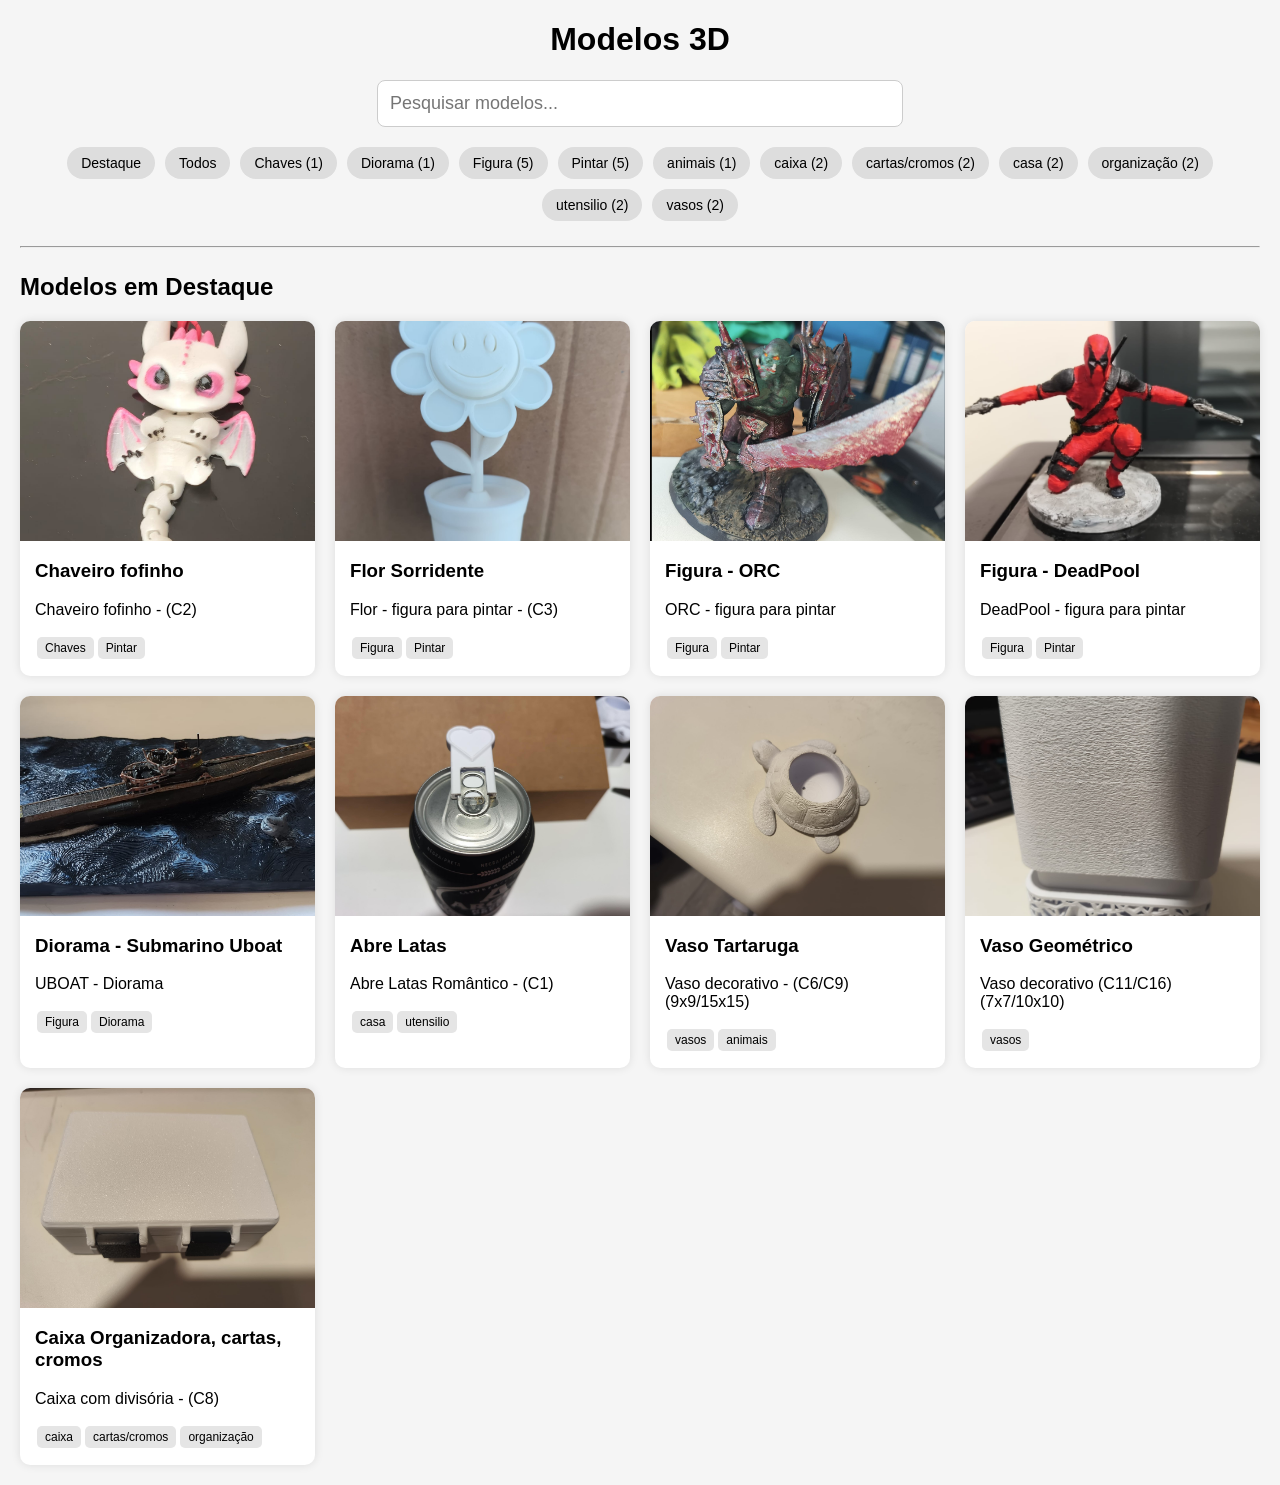
<file: index.html>
<!DOCTYPE html>
<html>

<head>

<meta charset="UTF-8">

<title>Modelos 3D</title>

<link rel="stylesheet" href="css/style.css">

</head>

<body>

<header>

<h1>Modelos 3D</h1>

<input
type="text"
id="searchBox"
placeholder="Pesquisar modelos..."
>

</header>

<div id="categories" class="categories"></div>

<hr>

<h2 id="sectionTitle">
Modelos em Destaque
</h2>

<div id="gallery" class="gallery"></div>

<script src="js/app.js"></script>

</body>

</html>
</file>
<file: css/style.css>
body{
font-family:Arial,sans-serif;
margin:20px;
background:#f5f5f5;
}

header{
text-align:center;
margin-bottom:20px;
}

#searchBox{

width:500px;
max-width:95%;

padding:12px;

font-size:18px;

border-radius:8px;
border:1px solid #ccc;
}

.categories{

display:flex;

flex-wrap:wrap;

justify-content:center;

gap:10px;

margin-bottom:20px;
}

.category-btn{

padding:8px 14px;

border:none;

border-radius:20px;

background:#ddd;

cursor:pointer;

font-size:14px;
}

.category-btn:hover{

background:#c8c8c8;
}

.gallery{

display:grid;

grid-template-columns:
repeat(auto-fill,minmax(250px,1fr));

gap:20px;
}

.card{

background:white;

border-radius:10px;

overflow:hidden;

box-shadow:
0 0 10px rgba(0,0,0,0.1);

cursor:pointer;

transition:0.2s;
}

.card:hover{

transform:translateY(-3px);
}

.card img{

width:100%;

height:220px;

object-fit:cover;
}

.card-content{

padding:15px;
}

.card-content h3{

margin-top:0;
}

.tag{

display:inline-block;

background:#e5e5e5;

padding:4px 8px;

margin:2px;

border-radius:5px;

font-size:12px;
}

hr{
margin:25px 0;
}




.item-page{
max-width:1000px;
margin:auto;
}

.main-image{
width:100%;
max-width:700px;
display:block;
margin:auto;
}

.thumb-container{
display:flex;
gap:10px;
flex-wrap:wrap;
margin-top:20px;
}

.thumb{
width:140px;
cursor:pointer;
border:2px solid transparent;
}

.thumb:hover{
border-color:black;
</file>
